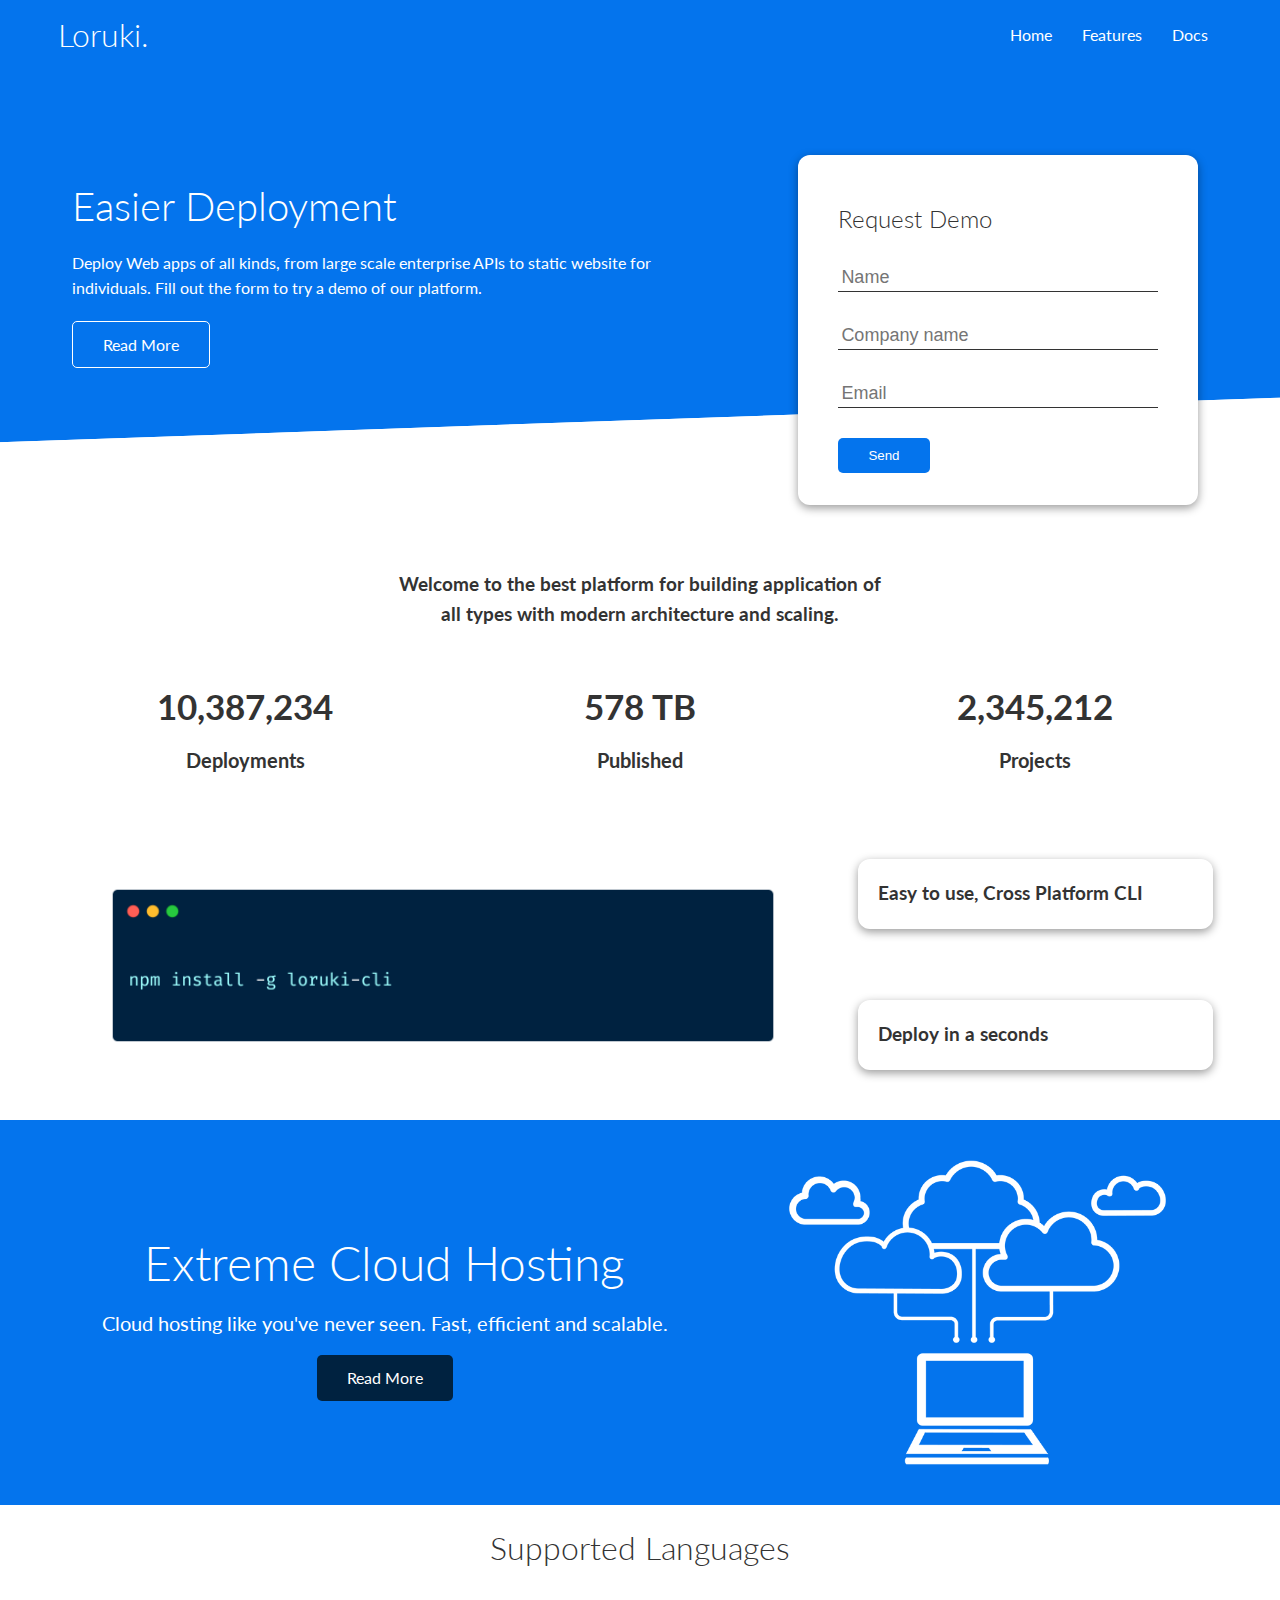
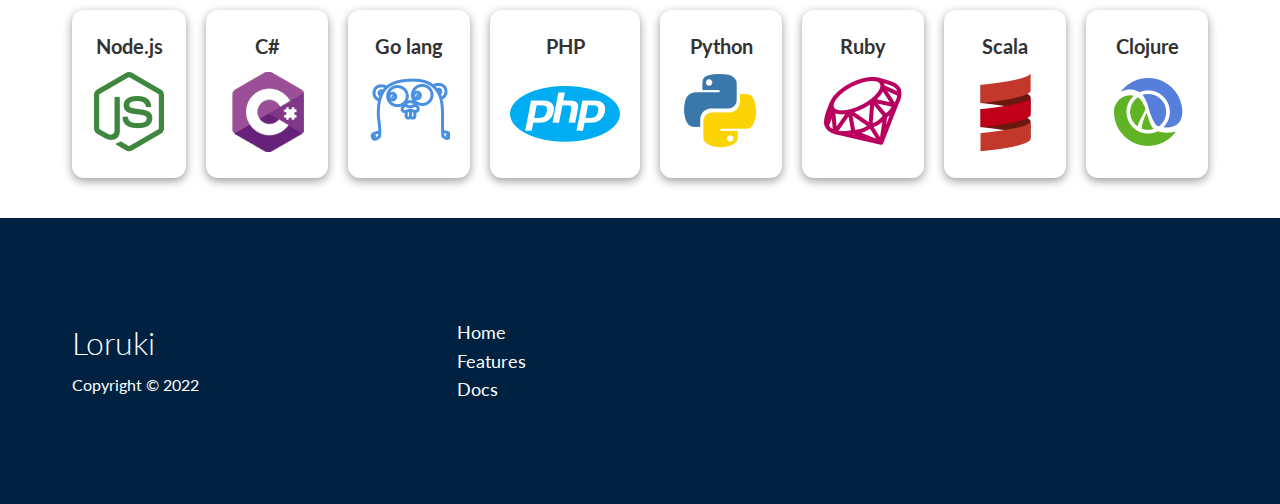
<file: index.html>
<!DOCTYPE html>
<html lang="en">

<head>
    <meta charset="UTF-8" />
    <meta http-equiv="X-UA-Compatible" content="IE=edge" />
    <meta name="viewport" content="width=device-width, initial-scale=1.0" />
    <link rel="stylesheet" href="https://cdnjs.cloudflare.com/ajax/libs/font-awesome/6.1.2/css/all.min.css" integrity="sha512-1sCRPdkRXhBV2PBLUdRb4tMg1w2YPf37qatUFeS7zlBy7jJI8Lf4VHwWfZZfpXtYSLy85pkm9GaYVYMfw5BC1A==" crossorigin="anonymous" referrerpolicy="no-referrer"
    />
    <link rel="stylesheet" href="style.css" />
    <title>Loruki | hosting cloud for everyone</title>
</head>

<body>
    <!-- Navbar -->
    <div class="navbar">
        <div class="container flex">
            <h1 class="logo">Loruki.</h1>
            <nav>
                <ul>
                    <li><a href="index.html">Home</a></li>
                    <li><a href="features.html">Features</a></li>
                    <li><a href="docs.html">Docs</a></li>
                </ul>
            </nav>
        </div>
    </div>

    <!-- ShowCase -->
    <section class="showcase">
        <div class="container grid">
            <div class="showcase-text">
                <h1>Easier Deployment</h1>
                <p>
                    Deploy Web apps of all kinds, from large scale enterprise APIs to static website for individuals. Fill out the form to try a demo of our platform.
                </p>
                <a href="features.html" class="btn btn-outline"> Read More </a>
            </div>
            <div class="showcase-form card">
                <h2>Request Demo</h2>
                <form>
                    <div class="form-control">
                        <input type="text" name="name" placeholder="Name" required />
                    </div>
                    <div class="form-control">
                        <input type="text" name="company-name" placeholder="Company name" required />
                    </div>
                    <div class="form-control">
                        <input type="email" name="email" placeholder="Email" required />
                    </div>
                    <input type="submit" value="Send" class="btn btn-primary" />
                </form>
            </div>
        </div>
    </section>

    <!--Stats-->
    <section class="stats">
        <div class="container">
            <h3 class="stat-heading text-center my-1">
                Welcome to the best platform for building application of all types with modern architecture and scaling.
            </h3>

            <div class="grid grid-3 text-center my-4">
                <div>
                    <i class="fas fa-server fa-3x"></i>
                    <h3>10,387,234</h3>
                    <p>Deployments</p>
                </div>
                <div>
                    <i class="fas fa-upload fa-3x"></i>
                    <h3>578 TB</h3>
                    <p>Published</p>
                </div>
                <div>
                    <i class="fas fa-project-diagram fa-3x"></i>
                    <h3>2,345,212</h3>
                    <p>Projects</p>
                </div>
            </div>
        </div>
    </section>

    <section class="cli">
        <div class="container grid">
            <img src="./images/cli.png" alt="">
            <div class="card">
                <h3>Easy to use, Cross Platform CLI</h3>
            </div>
            <div class="card">
                <h3>Deploy in a seconds</h3>
            </div>
        </div>
    </section>

    <section class="bg-primary cloud my-2 py-2">
        <div class="container grid">
            <div class="text-center">
                <h2 class="lg">Extreme Cloud Hosting</h2>
                <p class="lead my-1">Cloud hosting like you've never seen. Fast, efficient and scalable.
                </p>
                <a href="features.html" class="btn btn-dark">Read More</a>
            </div>
            <img src="./images/cloud.png" alt="">
        </div>
    </section>

    <section class="languages">
        <h2 class="my-2 text-center md">Supported Languages</h2>
        <div class="container flex">
            <div class="card">
                <h4>Node.js</h4>
                <img src="./images/logos/node.png" alt="">
            </div>
            <div class="card">
                <h4>C#</h4>
                <img src="./images/logos/csharp.png" alt="">
            </div>
            <div class="card">
                <h4>Go lang</h4>
                <img src="./images/logos/go.png" alt="">
            </div>
            <div class="card">
                <h4>PHP</h4>
                <img src="./images/logos/php.png" alt="">
            </div>

            <div class="card">
                <h4>Python</h4>
                <img src="./images/logos/python.png" alt="">
            </div>

            <div class="card">
                <h4>Ruby</h4>
                <img src="./images/logos/ruby.png" alt="">
            </div>

            <div class="card">
                <h4>Scala</h4>
                <img src="./images/logos/scala.png" alt="">
            </div>

            <div class="card">
                <h4>Clojure</h4>
                <img src="./images/logos/clojure.png" alt="">
            </div>
        </div>
    </section>

    <footer class="footer bg-dark py-5">
        <div class="container grid grid-3">
            <div>
                <h1>Loruki
                </h1>
                <p>Copyright &copy; 2022</p>
            </div>
            <nav>
                <ul>
                    <li><a href="index.html">Home</a></li>
                    <li><a href="features.html">Features</a></li>
                    <li><a href="docs.html">Docs</a></li>
                </ul>
            </nav>
            <div class="social">
                <a href="#"><i class="fab fa-github fa-2x"></i></a>
                <a href="#"><i class="fab fa-facebook fa-2x"></i></a>
                <a href="#"><i class="fab fa-instagram fa-2x"></i></a>
                <a href="#"><i class="fab fa-twitter fa-2x"></i></a>
            </div>
        </div>
    </footer>
</body>

</html>
</file>
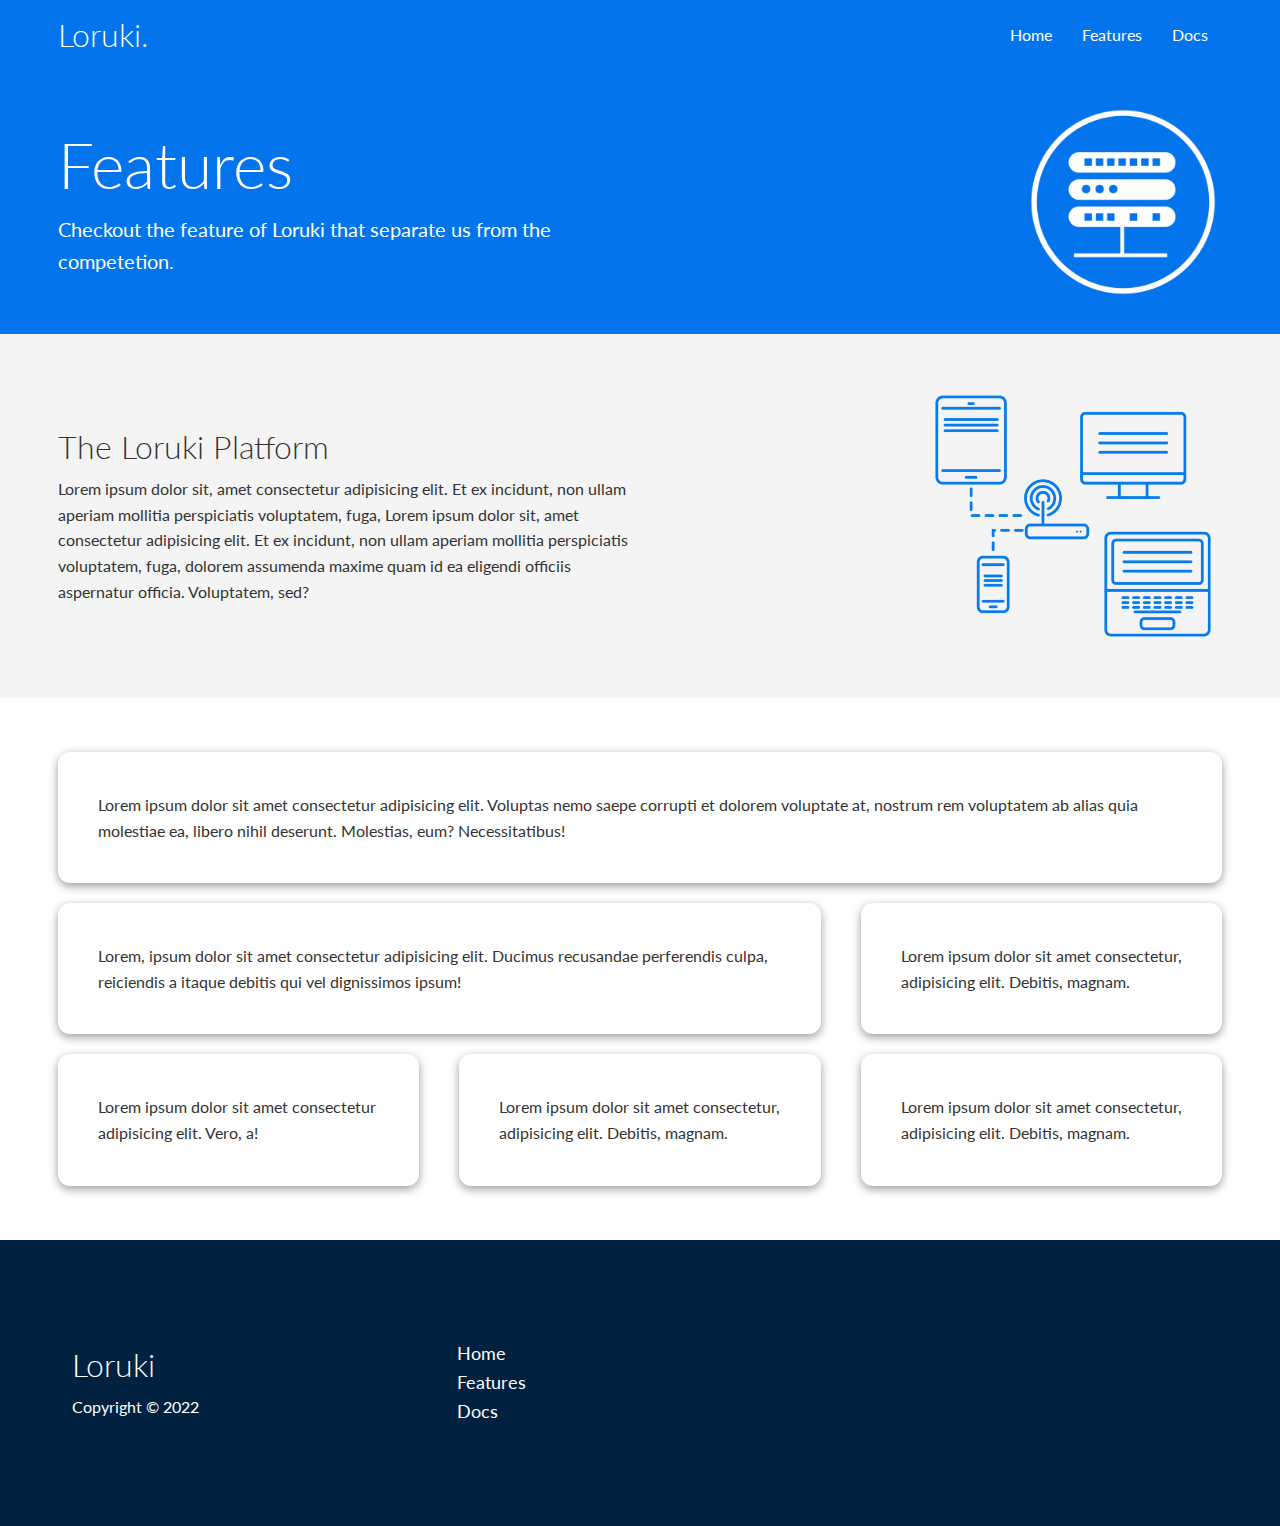
<file: features.html>
<!DOCTYPE html>
<html lang="en">

<head>
    <meta charset="UTF-8">
    <meta http-equiv="X-UA-Compatible" content="IE=edge">
    <meta name="viewport" content="width=device-width, initial-scale=1.0">
    <link rel="stylesheet" href="https://cdnjs.cloudflare.com/ajax/libs/font-awesome/6.1.2/css/all.min.css" integrity="sha512-1sCRPdkRXhBV2PBLUdRb4tMg1w2YPf37qatUFeS7zlBy7jJI8Lf4VHwWfZZfpXtYSLy85pkm9GaYVYMfw5BC1A==" crossorigin="anonymous" referrerpolicy="no-referrer"
    />
    <link rel="stylesheet" href="style.css">
    <title>Features</title>
</head>

<body>
    <!-- Navbar -->
    <div class="navbar">
        <div class="container flex">
            <h1 class="logo">Loruki.</h1>
            <nav>
                <ul>
                    <li><a href="index.html">Home</a></li>
                    <li><a href="features.html">Features</a></li>
                    <li><a href="docs.html">Docs</a></li>
                </ul>
            </nav>
        </div>
    </div>
    <!--Head-->
    <section class="features-head bg-primary py-3">
        <div class="container grid">
            <div>
                <h1 class="xl">Features</h1>
                <p class="lead">
                    Checkout the feature of Loruki that separate us from the competetion.
                </p>
            </div>
            <img src="./images/server.png" alt="">
        </div>
    </section>

    <!--Sub head-->
    <section class="features-sub-head bg-light py-3">
        <div class="container grid">
            <div>
                <h1 class="md">The Loruki Platform</h1>
                <p>
                    Lorem ipsum dolor sit, amet consectetur adipisicing elit. Et ex incidunt, non ullam aperiam mollitia perspiciatis voluptatem, fuga, Lorem ipsum dolor sit, amet consectetur adipisicing elit. Et ex incidunt, non ullam aperiam mollitia perspiciatis voluptatem,
                    fuga, dolorem assumenda maxime quam id ea eligendi officiis aspernatur officia. Voluptatem, sed?
                </p>
            </div>
            <img src="./images/server2.png" alt="">
        </div>
    </section>

    <!--Features Main-->
    <section class="features-main my-2">
        <div class="container grid grid-3">
            <div class="card flex">
                <i class="fas fa-server fa-3x"></i>
                <p>Lorem ipsum dolor sit amet consectetur adipisicing elit. Voluptas nemo saepe corrupti et dolorem voluptate at, nostrum rem voluptatem ab alias quia molestiae ea, libero nihil deserunt. Molestias, eum? Necessitatibus!</p>
            </div>
            <div class="card flex">
                <i class="fas fa-network-wired fa-3x"></i>
                <p>
                    Lorem, ipsum dolor sit amet consectetur adipisicing elit. Ducimus recusandae perferendis culpa, reiciendis a itaque debitis qui vel dignissimos ipsum!
                </p>
            </div>
            <div class="card flex">
                <i class="fas fa-laptop-code fa-3x"></i>
                <p>
                    Lorem ipsum dolor sit amet consectetur, adipisicing elit. Debitis, magnam.
                </p>
            </div>
            <div class="card flex">
                <i class="fas fa-database fa-3x"></i>
                <p>
                    Lorem ipsum dolor sit amet consectetur adipisicing elit. Vero, a!
                </p>
            </div>
            <div class="card flex">
                <i class="fas fa-power-off fa-3x"></i>
                <p>
                    Lorem ipsum dolor sit amet consectetur, adipisicing elit. Debitis, magnam.
                </p>
            </div>
            <div class="card flex">
                <i class="fas fa-upload fa-3x"></i>
                <p>
                    Lorem ipsum dolor sit amet consectetur, adipisicing elit. Debitis, magnam.
                </p>
            </div>
        </div>
    </section>

    <!--Footer-->
    <footer class="footer bg-dark py-5">
        <div class="container grid grid-3">
            <div>
                <h1>Loruki
                </h1>
                <p>Copyright &copy; 2022</p>
            </div>
            <nav>
                <ul>
                    <li><a href="index.html">Home</a></li>
                    <li><a href="features.html">Features</a></li>
                    <li><a href="docs.html">Docs</a></li>
                </ul>
            </nav>
            <div class="social">
                <a href="#"><i class="fab fa-github fa-2x"></i></a>
                <a href="#"><i class="fab fa-facebook fa-2x"></i></a>
                <a href="#"><i class="fab fa-instagram fa-2x"></i></a>
                <a href="#"><i class="fab fa-twitter fa-2x"></i></a>
            </div>
        </div>
    </footer>
</body>

</html>
</file>
<file: style.css>
@import url("https://fonts.googleapis.com/css2?family=Lato:wght@300&display=swap");
:root {
    --primary-color: #0474ed;
    --secondary-color: #1c3fa8;
    --dark-color: #002240;
    --light-color: #f4f4f4;
}

* {
    box-sizing: border-box;
    margin: 0;
    padding: 0;
}

body {
    font-family: "Lato", sans-serif;
    color: #333;
    line-height: 1.6;
}

ul {
    list-style: none;
}

a {
    text-decoration: none;
    color: #333;
}

h1,
h2 {
    font-weight: 300;
    line-height: 1.2;
    margin: 10px 0;
}

p {
    margin: 10px 0;
}

img {
    width: 100%;
}

.navbar {
    background-color: var(--primary-color);
    color: #fff;
    height: 70px;
}

.navbar .flex {
    justify-content: space-between;
}

.navbar ul {
    display: flex;
}

.navbar a {
    padding: 10px;
    margin: 0 5px;
    color: #fff;
}

.navbar a:hover {
    border-bottom: 2px solid #fff;
}

.container {
    max-width: 1245px;
    overflow: auto;
    margin: 0 auto;
    padding: 0 40px;
}

.btn {
    display: inline-block;
    background: var(--primary-color);
    color: #fff;
    padding: 10px 30px;
    border: none;
    border-radius: 5px;
    cursor: pointer;
}

.bg-primary,
.btn-primary {
    background: var(--primary-color);
    color: #fff;
}

.bg-secondary,
.btn-secondary {
    background: var(--secondary-color);
    color: #fff;
}

.bg-dark,
.btn-dark {
    background-color: var(--dark-color);
    color: #fff;
}

.bg-light,
.btn-light {
    background: var(--light-color);
    color: #333;
}

.bg-primary a,
.btn-primary a,
.bg-secondary a,
.btn-secondary a,
.bg-dark a,
.btn-dark a,
.bg-light a,
.btn-light a {
    color: #fff
}

.lead {
    font-size: 20px;
}

.sm {
    font-size: 1rem;
}

.md {
    font-size: 2rem;
}

.lg {
    font-size: 3rem;
}

.xl {
    font-size: 4rem;
}

.flex {
    display: flex;
    justify-content: center;
    align-items: center;
    height: 100%;
}

.grid {
    display: grid;
    grid-template-columns: repeat(2, 1fr);
    grid-gap: 20px;
    justify-content: center;
    align-items: center;
    height: 100%;
}

.grid-3 {
    grid-template-columns: repeat(3, 1fr);
}

.card {
    background-color: #fff;
    padding: 20px;
    margin: 10px;
    color: #333;
    border-radius: 12px;
    box-shadow: 0 3px 10px rgba(0, 0, 0, 0.4);
}

.btn-outline {
    background: transparent;
    border: 1px solid #fff;
}

.btn:hover {
    transform: scale(0.98);
}

.text-center {
    text-align: center;
}

.my-1 {
    margin: 1rem 0;
}

.my-2 {
    margin: 1.5rem 0;
}

.my-3 {
    margin: 2rem 0;
}

.my-4 {
    margin: 3rem 0;
}

.my-5 {
    margin: 4rem 0;
}

.py-1 {
    padding: 1rem 0;
}

.py-2 {
    padding: 1.5rem 0;
}

.py-3 {
    padding: 2rem 0;
}

.py-4 {
    padding: 3rem 0;
}

.py-5 {
    padding: 4rem 0;
}

.showcase {
    background: var(--primary-color);
    height: 400px;
    color: #fff;
    position: relative;
}

.showcase .grid {
    overflow: visible;
    grid-template-columns: 55% 40%;
    gap: 30px;
}

.showcase h1 {
    font-size: 40px;
}

.showcase p {
    margin: 20px 0;
}

.showcase::before,
.showcase::after {
    content: "";
    position: absolute;
    right: 0;
    left: 0;
    height: 100px;
    bottom: -50px;
    background: #fff;
    -webkit-transform: skewY(-2deg);
    -moz-transform: skewY(-2deg);
    -ms-transform: skewY(-2deg);
    transform: skewY(-2deg);
}

.showcase-form {
    position: relative;
    top: 60px;
    height: 350px;
    width: 400px;
    padding: 40px;
    justify-self: flex-end;
    z-index: 100;
}

.showcase-form .form-control {
    margin: 30px 0;
}

.showcase-form input[type="text"],
.showcase-form input[type="email"] {
    border: 0;
    border-bottom: 1px solid #333;
    width: 100%;
    padding: 3px;
    font-size: 18px;
}

.showcase-form input:focus {
    outline: none;
}

.stats {
    padding-top: 100px;
}

.stat-heading {
    max-width: 500px;
    margin: auto;
}

.stats .grid h3 {
    font-size: 35px;
}

.stats .grid p {
    font-size: 20px;
    font-weight: bold;
}

.cli .grid {
    grid-template-columns: repeat(3, 1fr);
    grid-template-rows: repeat(2, 1fr);
}

.cli .grid>*:first-child {
    grid-column: 1 / span 2;
    grid-row: 1 /span 2;
}

.cloud .grid {
    grid-template-columns: 4fr 3fr;
    color: #fff;
}

.languages .flex {
    flex-wrap: wrap;
}

.languages .card {
    text-align: center;
    margin: 18px 10px 40px;
    transition: transform .2s ease-in-out;
}

.languages .card h4 {
    font-size: 20px;
    margin-bottom: 10px;
}

.languages .card:hover {
    transform: translateY(-15px);
}

.features-head img {
    width: 200px;
    justify-self: flex-end;
}

.features-sub-head img {
    width: 300px;
    justify-self: flex-end;
}

.features-main .card>i {
    margin-right: 20px;
}

.features-main .grid {
    padding: 30px;
}

.features-main .grid>*:first-child {
    grid-column: 1 / span 3;
}

.features-main .grid>*:nth-child(2) {
    grid-column: 1 / span 2;
}

.footer {
    margin: 0;
    padding: 6rem 2rem;
}

.footer ul li {
    font-size: 18px;
}

.footer .social a {
    margin: 0 15px;
}


/* Tablets and under */

@media (max-width: 768px) {
    .grid,
    .showcase .grid,
    .stats .grid,
    .cli .grid,
    .cloud .grid,
    .features-main .grid,
    .docs-main .grid {
        grid-template-columns: 1fr;
        grid-template-rows: 1fr;
    }
    .showcase {
        height: auto;
    }
    .showcase-text {
        text-align: center;
        margin-top: 40px;
        animation: slideInFromTop 1s ease-in;
    }
    .showcase-form {
        justify-self: center;
        margin: auto;
        animation: slideInFromBottom 1s ease-in;
    }
    .cli .grid>*:first-child {
        grid-column: 1;
        grid-row: 1;
    }
    .features-head,
    .features-sub-head,
    .docs-head {
        text-align: center;
    }
    .features-head img,
    .features-sub-head img,
    .docs-head img {
        justify-self: center;
    }
    .features-main .grid>*:first-child,
    .features-main .grid>*:nth-child(2) {
        grid-column: 1;
    }
}


/* Mobile */

@media (max-width: 500px) {
    .navbar {
        height: 110px;
    }
    .navbar .flex {
        flex-direction: column;
    }
    .navbar ul {
        padding: 10px;
        background-color: rgba(0, 0, 0, 0.1);
    }
    .showcase-form {
        width: 300px;
    }
}
</file>
